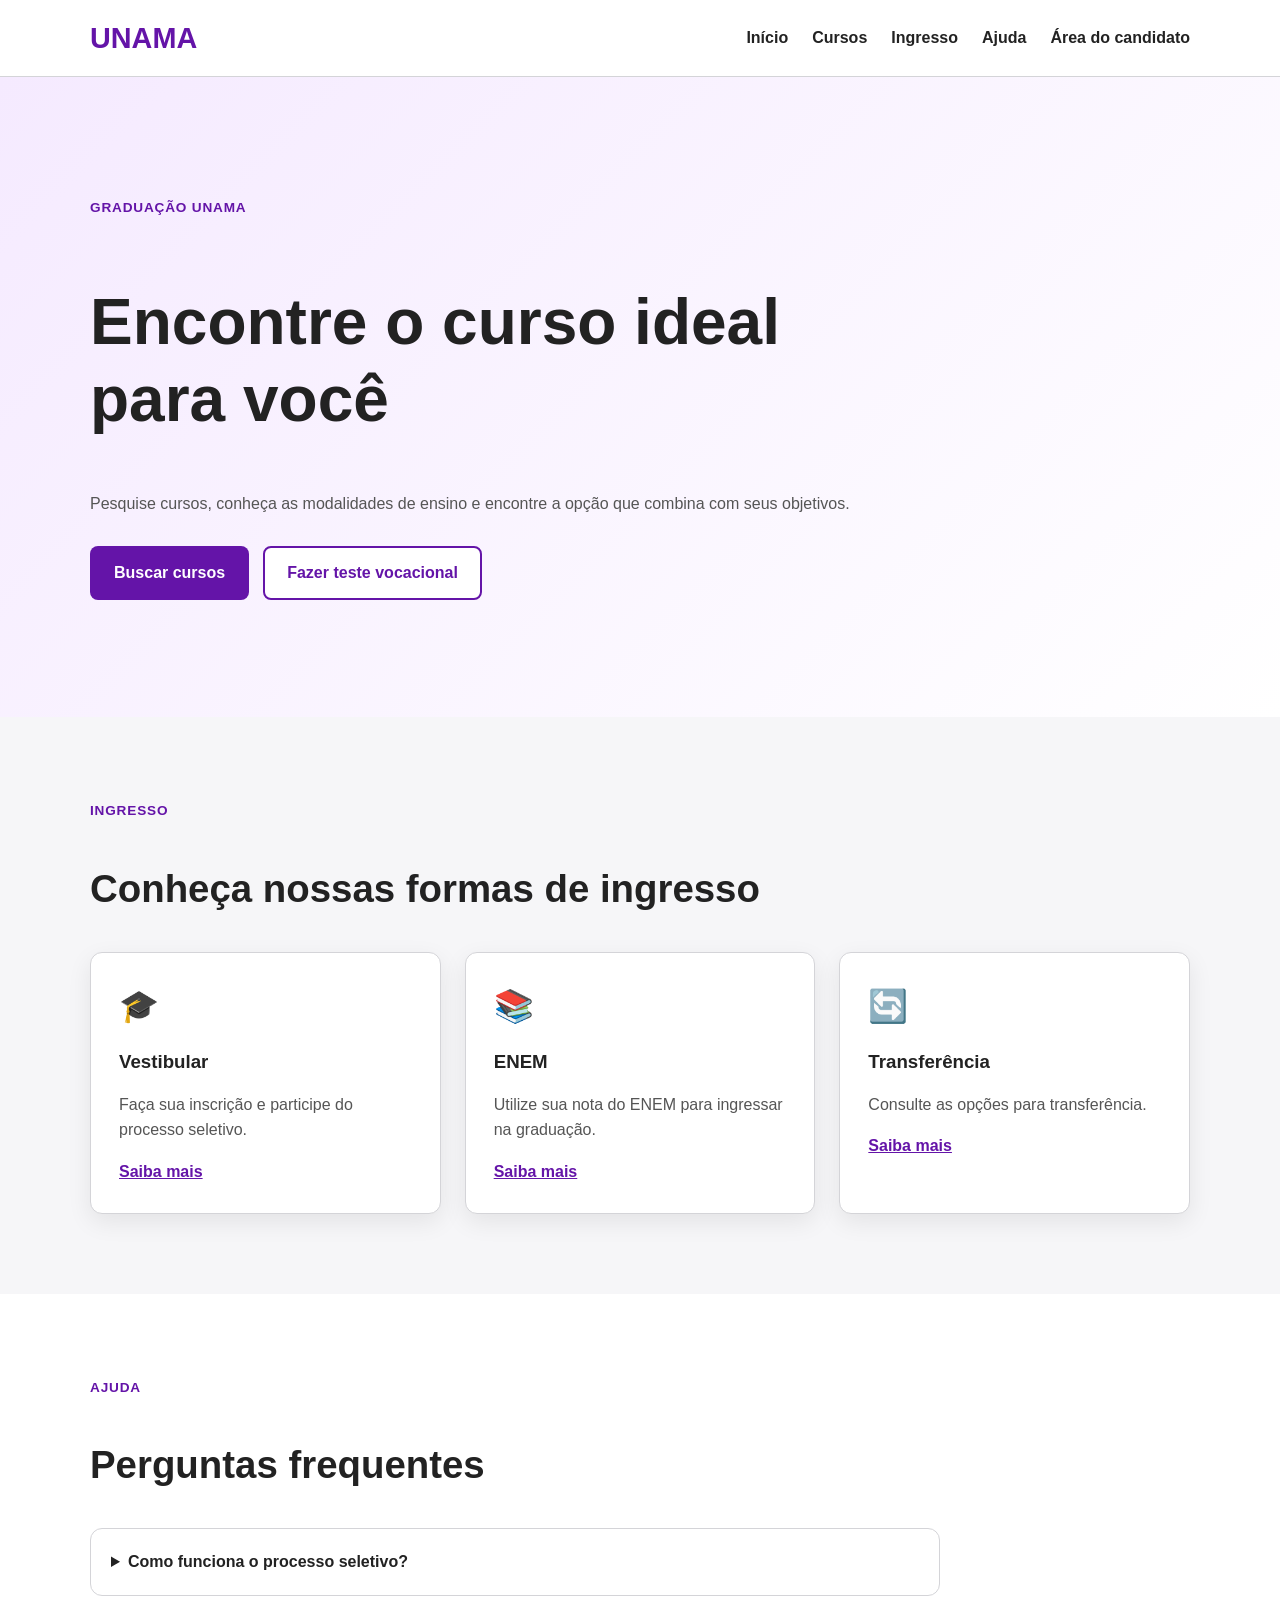
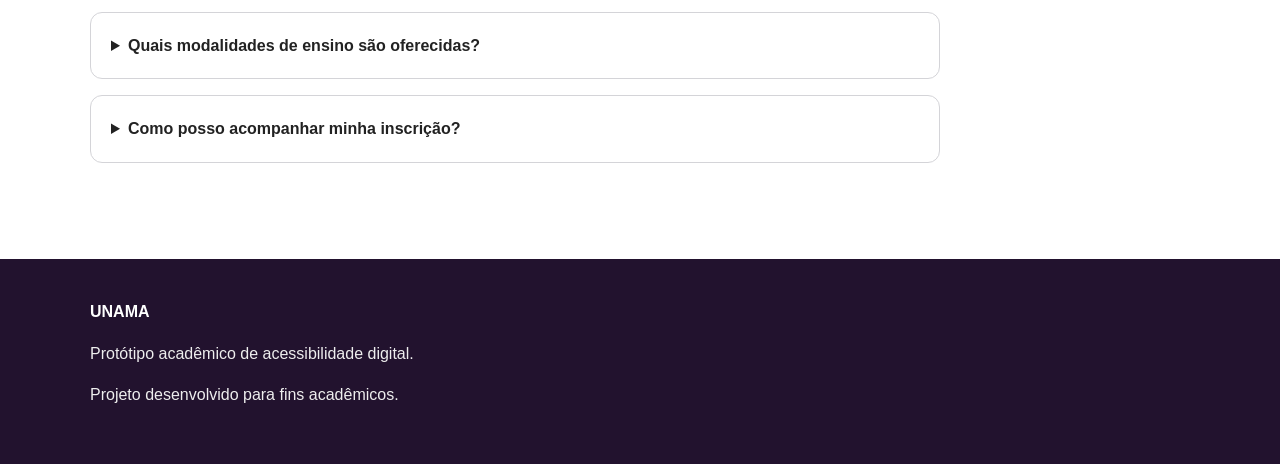
<file: index.html>
<!DOCTYPE html>
<html lang="pt-BR">
<head>
    <meta charset="UTF-8">
    <meta name="viewport" content="width=device-width, initial-scale=1.0">

    <meta
        name="description"
        content="Protótipo acadêmico acessível do portal de graduação da UNAMA."
    >

    <title>UNAMA — Encontre seu curso</title>

    <link rel="stylesheet" href="css/style.css">
</head>

<body>

<a class="skip-link" href="#conteudo">
    Pular para o conteúdo principal
</a>

<header class="header">
    <div class="container header-content">

        <a href="index.html" class="logo" aria-label="UNAMA - Página inicial">
            UNAMA
        </a>

        <button
            class="menu-button"
            id="menuButton"
            type="button"
            aria-expanded="false"
            aria-controls="mainMenu"
        >
            <span class="sr-only">Abrir menu</span>
            ☰
        </button>

        <nav
            class="main-nav"
            id="mainMenu"
            aria-label="Navegação principal"
        >
            <a href="index.html">Início</a>
            <a href="pages/cursos.html">Cursos</a>
            <a href="#ingresso">Ingresso</a>
            <a href="#ajuda">Ajuda</a>
            <a href="pages/login.html" class="nav-login">
                Área do candidato
            </a>
        </nav>

    </div>
</header>

<main id="conteudo">

    <section class="hero" aria-labelledby="titulo-principal">

        <div class="container hero-grid">

            <div class="hero-content">

                <span class="eyebrow">
                    Graduação UNAMA
                </span>

                <h1 id="titulo-principal">
                    Encontre o curso ideal para você
                </h1>

                <p>
                    Pesquise cursos, conheça as modalidades de ensino
                    e encontre a opção que combina com seus objetivos.
                </p>

                <div class="hero-actions">

                    <a
                        href="pages/cursos.html"
                        class="button button-primary"
                    >
                        Buscar cursos
                    </a>

                    <a
                        href="pages/teste-vocacional.html"
                        class="button button-secondary"
                    >
                        Fazer teste vocacional
                    </a>

                </div>

            </div>

        </div>

    </section>


    <section
        class="info-section"
        id="ingresso"
        aria-labelledby="titulo-ingresso"
    >

        <div class="container">

            <div class="section-heading">

                <span class="eyebrow">
                    Ingresso
                </span>

                <h2 id="titulo-ingresso">
                    Conheça nossas formas de ingresso
                </h2>

            </div>

            <div class="cards">

                <article class="info-card">
                    <div class="card-icon" aria-hidden="true">🎓</div>

                    <h3>Vestibular</h3>

                    <p>
                        Faça sua inscrição e participe do processo seletivo.
                    </p>

                    <a href="pages/cursos.html" class="text-button">
                        Saiba mais
                    </a>
                </article>


                <article class="info-card">
                    <div class="card-icon" aria-hidden="true">📚</div>

                    <h3>ENEM</h3>

                    <p>
                        Utilize sua nota do ENEM para ingressar na graduação.
                    </p>

                    <a href="pages/cursos.html" class="text-button">
                        Saiba mais
                    </a>
                </article>


                <article class="info-card">
                    <div class="card-icon" aria-hidden="true">🔄</div>

                    <h3>Transferência</h3>

                    <p>
                        Consulte as opções para transferência.
                    </p>

                    <a href="pages/cursos.html" class="text-button">
                        Saiba mais
                    </a>
                </article>

            </div>

        </div>

    </section>


    <section
        class="faq-section"
        id="ajuda"
        aria-labelledby="titulo-ajuda"
    >

        <div class="container">

            <div class="section-heading">

                <span class="eyebrow">
                    Ajuda
                </span>

                <h2 id="titulo-ajuda">
                    Perguntas frequentes
                </h2>

            </div>


            <div class="faq">

                <details class="faq-item">
                    <summary>
                        Como funciona o processo seletivo?
                    </summary>

                    <p>
                        O candidato pode escolher uma das formas de ingresso
                        disponíveis e seguir as etapas indicadas pela instituição.
                    </p>
                </details>


                <details class="faq-item">
                    <summary>
                        Quais modalidades de ensino são oferecidas?
                    </summary>

                    <p>
                        O portal apresenta opções de cursos conforme a modalidade
                        e a disponibilidade da instituição.
                    </p>
                </details>


                <details class="faq-item">
                    <summary>
                        Como posso acompanhar minha inscrição?
                    </summary>

                    <p>
                        O acompanhamento pode ser realizado pela Área do Candidato.
                    </p>
                </details>

            </div>

        </div>

    </section>

</main>


<footer class="footer">

    <div class="container footer-content">

        <div>
            <strong>UNAMA</strong>

            <p>
                Protótipo acadêmico de acessibilidade digital.
            </p>
        </div>

        <div>
            <p>
                Projeto desenvolvido para fins acadêmicos.
            </p>
        </div>

    </div>

</footer>


<script src="js/script.js"></script>

</body>
</html>
</file>
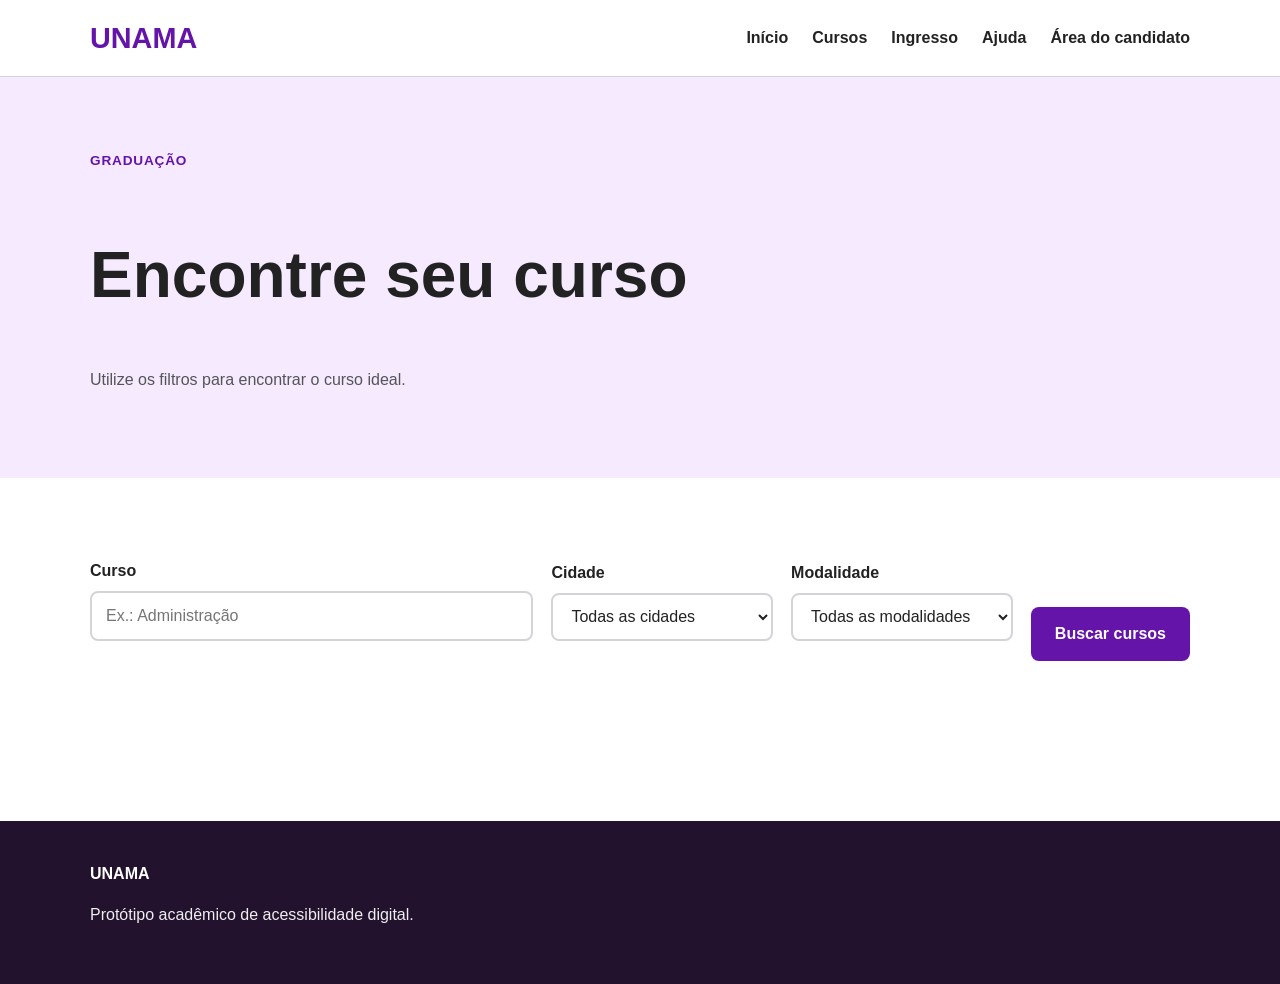
<file: pages/curso.html>
<!DOCTYPE html>
<html lang="pt-BR">

<head>
    <meta charset="UTF-8">
    <meta name="viewport" content="width=device-width, initial-scale=1.0">

    <meta
        name="description"
        content="Busca de cursos de graduação da UNAMA."
    >

    <title>UNAMA — Cursos</title>

    <link rel="stylesheet" href="../css/style.css">
</head>

<body>

<a class="skip-link" href="#conteudo">
    Pular para o conteúdo principal
</a>

<header class="header">

    <div class="container header-content">

        <a href="../index.html" class="logo">
            UNAMA
        </a>

        <button
            class="menu-button"
            id="menuButton"
            type="button"
            aria-expanded="false"
            aria-controls="mainMenu"
        >
            <span class="sr-only">Abrir menu</span>
            ☰
        </button>

        <nav
            class="main-nav"
            id="mainMenu"
            aria-label="Navegação principal"
        >
            <a href="../index.html">Início</a>
            <a href="cursos.html" aria-current="page">Cursos</a>
            <a href="../index.html#ingresso">Ingresso</a>
            <a href="../index.html#ajuda">Ajuda</a>
            <a href="login.html" class="nav-login">
                Área do candidato
            </a>
        </nav>

    </div>

</header>


<main id="conteudo">

    <section class="page-header">

        <div class="container">

            <span class="eyebrow">
                Graduação
            </span>

            <h1>
                Encontre seu curso
            </h1>

            <p>
                Utilize os filtros para encontrar o curso ideal.
            </p>

        </div>

    </section>


    <section class="search-section">

        <div class="container">

            <form id="searchForm" class="search-form">

                <div class="form-group">

                    <label for="curso">
                        Curso
                    </label>

                    <input
                        type="search"
                        id="curso"
                        placeholder="Ex.: Administração"
                        autocomplete="off"
                    >

                </div>


                <div class="form-group">

                    <label for="cidade">
                        Cidade
                    </label>

                    <select id="cidade">

                        <option value="">
                            Todas as cidades
                        </option>

                        <option value="Belém">
                            Belém
                        </option>

                        <option value="Manaus">
                            Manaus
                        </option>

                        <option value="Boa Vista">
                            Boa Vista
                        </option>

                    </select>

                </div>


                <div class="form-group">

                    <label for="modalidade">
                        Modalidade
                    </label>

                    <select id="modalidade">

                        <option value="">
                            Todas as modalidades
                        </option>

                        <option value="Presencial">
                            Presencial
                        </option>

                        <option value="EAD">
                            EAD
                        </option>

                    </select>

                </div>


                <button
                    type="submit"
                    class="button button-primary"
                >
                    Buscar cursos
                </button>

            </form>


            <div
                id="searchStatus"
                class="status-message"
                role="status"
                aria-live="polite"
            ></div>


            <div
                id="results"
                class="results"
                aria-live="polite"
            ></div>

        </div>

    </section>

</main>


<footer class="footer">

    <div class="container">
        <strong>UNAMA</strong>

        <p>
            Protótipo acadêmico de acessibilidade digital.
        </p>
    </div>

</footer>


<script src="../js/script.js"></script>

</body>
</html>
</file>
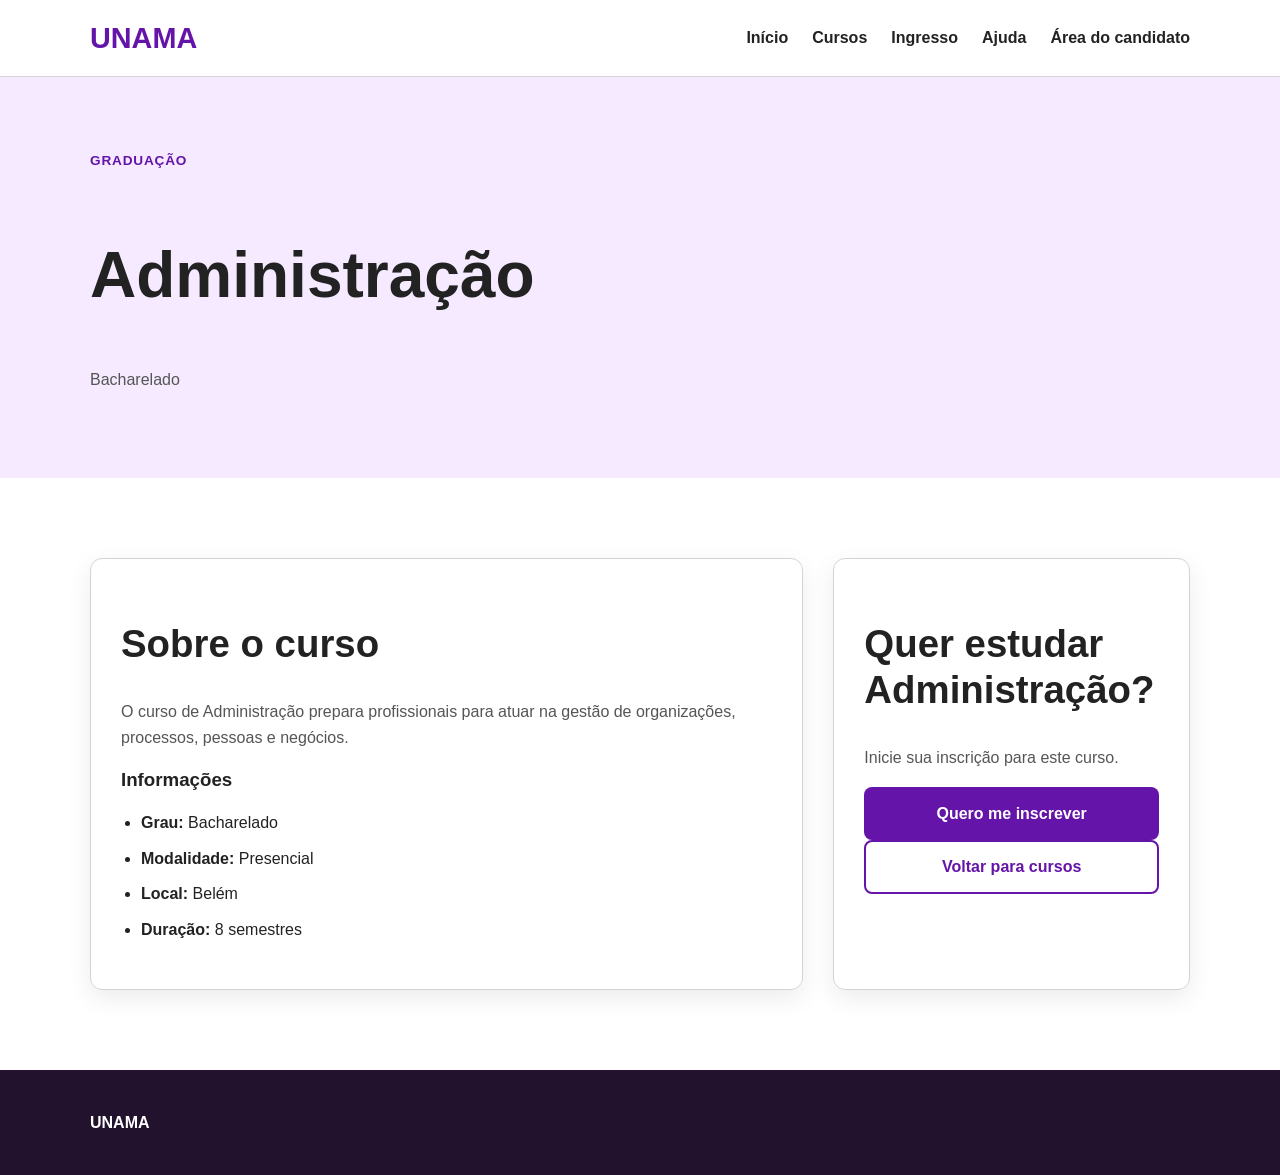
<file: pages/cursos.html>
<!DOCTYPE html>
<html lang="pt-BR">

<head>

    <meta charset="UTF-8">
    <meta name="viewport" content="width=device-width, initial-scale=1.0">

    <title>UNAMA — Administração</title>

    <link rel="stylesheet" href="../css/style.css">

</head>

<body>

<a class="skip-link" href="#conteudo">
    Pular para o conteúdo principal
</a>

<header class="header">

    <div class="container header-content">

        <a href="../index.html" class="logo">
            UNAMA
        </a>

        <nav
            class="main-nav"
            aria-label="Navegação principal"
        >
            <a href="../index.html">Início</a>
            <a href="cursos.html">Cursos</a>
            <a href="../index.html#ingresso">Ingresso</a>
            <a href="../index.html#ajuda">Ajuda</a>
            <a href="login.html" class="nav-login">
                Área do candidato
            </a>
        </nav>

    </div>

</header>


<main id="conteudo">

    <section class="page-header">

        <div class="container">

            <span class="eyebrow">
                Graduação
            </span>

            <h1>
                Administração
            </h1>

            <p>
                Bacharelado
            </p>

        </div>

    </section>


    <section class="content-section">

        <div class="container course-layout">

            <article class="course-card">

                <h2>
                    Sobre o curso
                </h2>

                <p>
                    O curso de Administração prepara profissionais para atuar
                    na gestão de organizações, processos, pessoas e negócios.
                </p>

                <h3>
                    Informações
                </h3>

                <ul class="course-info">

                    <li>
                        <strong>Grau:</strong> Bacharelado
                    </li>

                    <li>
                        <strong>Modalidade:</strong> Presencial
                    </li>

                    <li>
                        <strong>Local:</strong> Belém
                    </li>

                    <li>
                        <strong>Duração:</strong> 8 semestres
                    </li>

                </ul>

            </article>


            <aside class="action-card">

                <h2>
                    Quer estudar Administração?
                </h2>

                <p>
                    Inicie sua inscrição para este curso.
                </p>

                <a
                    href="inscricao.html"
                    class="button button-primary full-width"
                >
                    Quero me inscrever
                </a>

                <a
                    href="cursos.html"
                    class="button button-secondary full-width"
                >
                    Voltar para cursos
                </a>

            </aside>

        </div>

    </section>

</main>


<footer class="footer">

    <div class="container">
        <strong>UNAMA</strong>
    </div>

</footer>

</body>
</html>
</file>
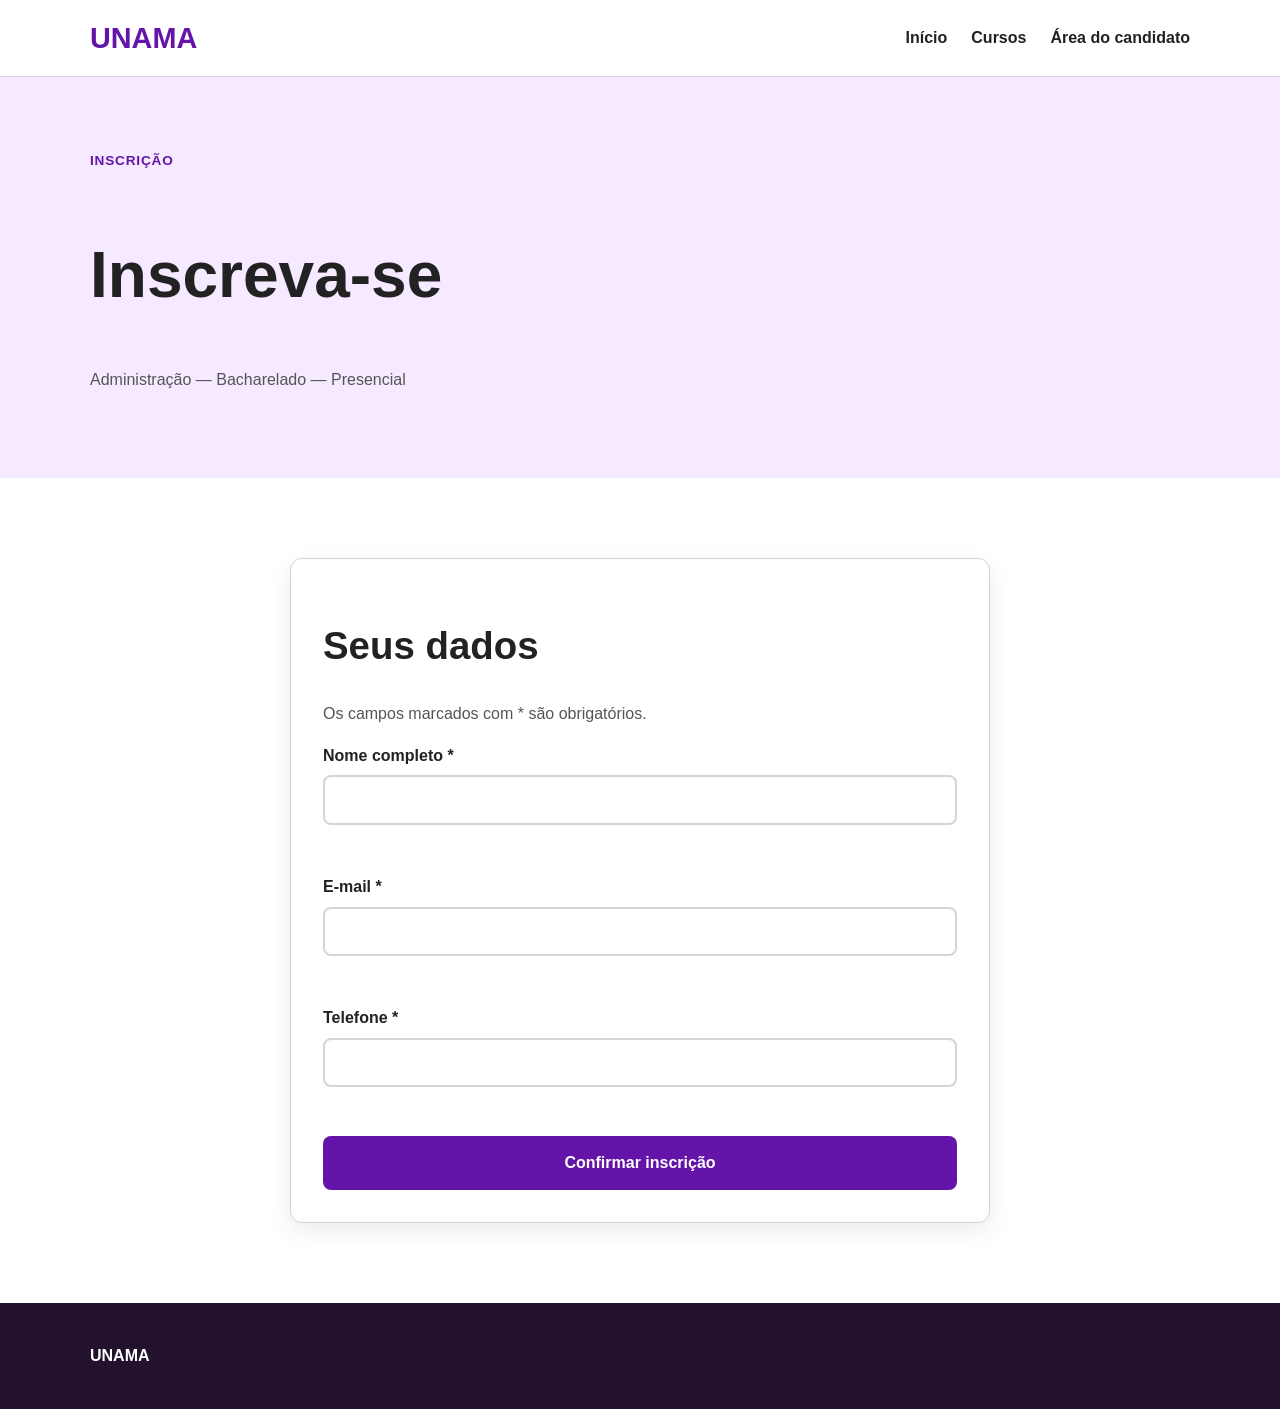
<file: pages/inscricao.html>
<!DOCTYPE html>
<html lang="pt-BR">

<head>

    <meta charset="UTF-8">
    <meta name="viewport" content="width=device-width, initial-scale=1.0">

    <title>UNAMA — Inscrição</title>

    <link rel="stylesheet" href="../css/style.css">

</head>

<body>

<a class="skip-link" href="#conteudo">
    Pular para o conteúdo principal
</a>

<header class="header">

    <div class="container header-content">

        <a href="../index.html" class="logo">
            UNAMA
        </a>

        <nav
            class="main-nav"
            aria-label="Navegação principal"
        >
            <a href="../index.html">Início</a>
            <a href="cursos.html">Cursos</a>
            <a href="login.html">Área do candidato</a>
        </nav>

    </div>

</header>


<main id="conteudo">

    <section class="page-header">

        <div class="container">

            <span class="eyebrow">
                Inscrição
            </span>

            <h1>
                Inscreva-se
            </h1>

            <p>
                Administração — Bacharelado — Presencial
            </p>

        </div>

    </section>


    <section class="content-section">

        <div class="container narrow">

            <form
                id="enrollmentForm"
                class="form-card"
                novalidate
            >

                <h2>
                    Seus dados
                </h2>

                <p>
                    Os campos marcados com * são obrigatórios.
                </p>


                <div class="form-group">

                    <label for="nome">
                        Nome completo *
                    </label>

                    <input
                        type="text"
                        id="nome"
                        autocomplete="name"
                        required
                        aria-describedby="nomeError"
                    >

                    <span
                        id="nomeError"
                        class="field-error"
                        role="alert"
                    ></span>

                </div>


                <div class="form-group">

                    <label for="email">
                        E-mail *
                    </label>

                    <input
                        type="email"
                        id="email"
                        autocomplete="email"
                        required
                        aria-describedby="emailError"
                    >

                    <span
                        id="emailError"
                        class="field-error"
                        role="alert"
                    ></span>

                </div>


                <div class="form-group">

                    <label for="telefone">
                        Telefone *
                    </label>

                    <input
                        type="tel"
                        id="telefone"
                        autocomplete="tel"
                        required
                        aria-describedby="telefoneError"
                    >

                    <span
                        id="telefoneError"
                        class="field-error"
                        role="alert"
                    ></span>

                </div>


                <button
                    type="submit"
                    class="button button-primary full-width"
                >
                    Confirmar inscrição
                </button>

            </form>

        </div>

    </section>

</main>


<footer class="footer">

    <div class="container">
        <strong>UNAMA</strong>
    </div>

</footer>


<script src="../js/script.js"></script>

</body>
</html>
</file>
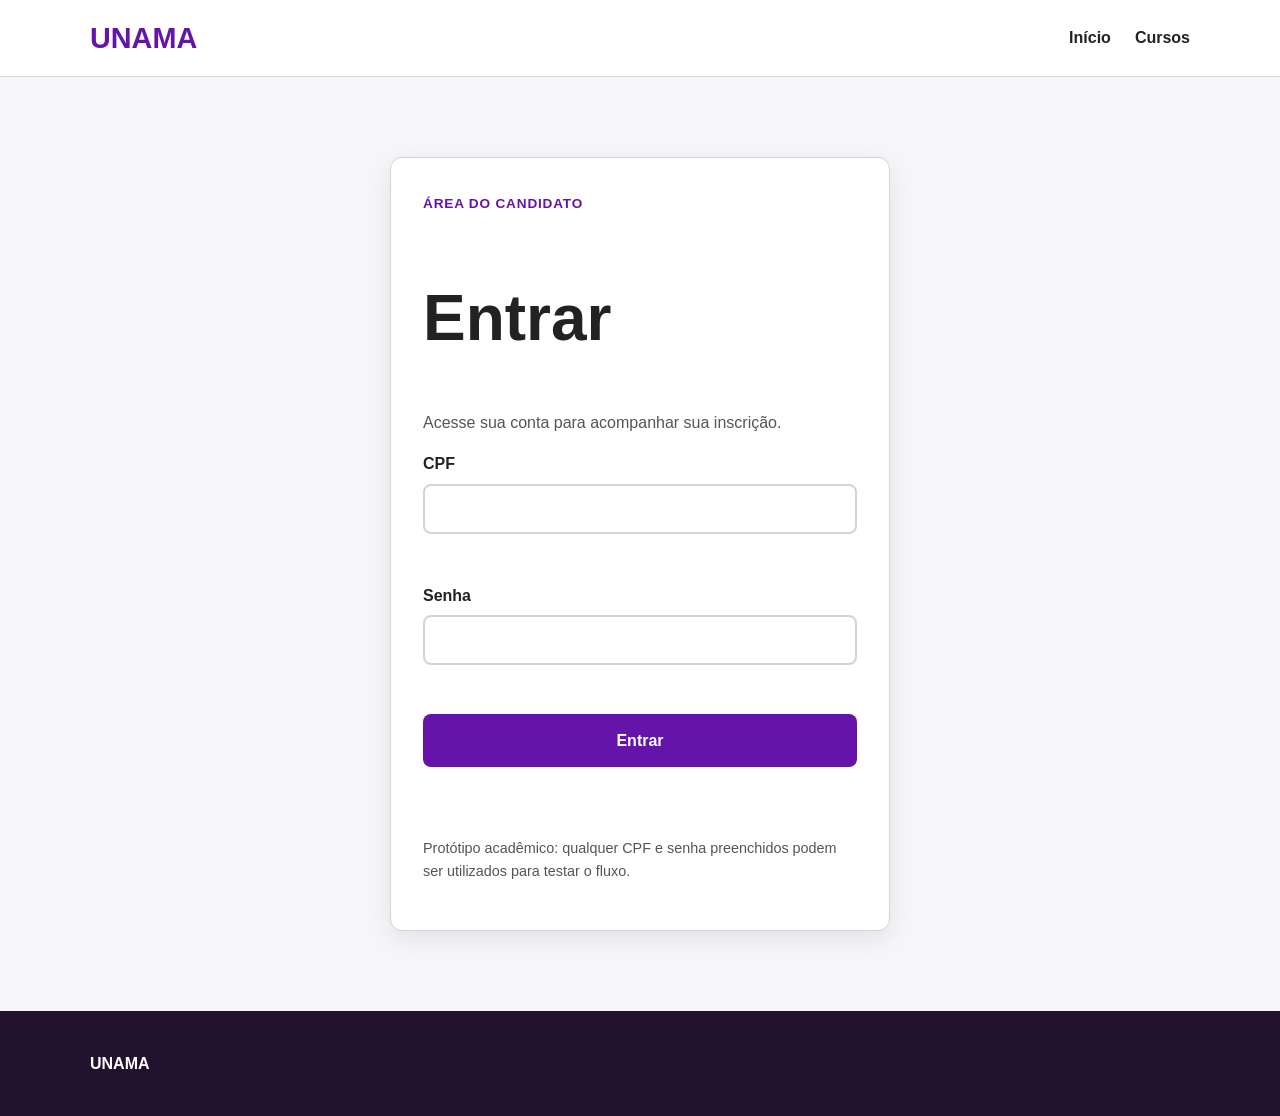
<file: pages/login.html>
<!DOCTYPE html>
<html lang="pt-BR">

<head>

    <meta charset="UTF-8">
    <meta name="viewport" content="width=device-width, initial-scale=1.0">

    <title>UNAMA — Área do Candidato</title>

    <link rel="stylesheet" href="../css/style.css">

</head>

<body>

<a class="skip-link" href="#conteudo">
    Pular para o conteúdo principal
</a>

<header class="header">

    <div class="container header-content">

        <a href="../index.html" class="logo">
            UNAMA
        </a>

        <nav
            class="main-nav"
            aria-label="Navegação principal"
        >
            <a href="../index.html">Início</a>
            <a href="cursos.html">Cursos</a>
        </nav>

    </div>

</header>


<main id="conteudo">

    <section class="auth-section">

        <div class="auth-card">

            <span class="eyebrow">
                Área do candidato
            </span>

            <h1>
                Entrar
            </h1>

            <p>
                Acesse sua conta para acompanhar sua inscrição.
            </p>


            <form id="loginForm" novalidate>

                <div class="form-group">

                    <label for="cpf">
                        CPF
                    </label>

                    <input
                        type="text"
                        id="cpf"
                        inputmode="numeric"
                        autocomplete="username"
                        aria-describedby="cpfError"
                        required
                    >

                    <span
                        id="cpfError"
                        class="field-error"
                        role="alert"
                    ></span>

                </div>


                <div class="form-group">

                    <label for="senha">
                        Senha
                    </label>

                    <input
                        type="password"
                        id="senha"
                        autocomplete="current-password"
                        aria-describedby="senhaError"
                        required
                    >

                    <span
                        id="senhaError"
                        class="field-error"
                        role="alert"
                    ></span>

                </div>


                <button
                    type="submit"
                    class="button button-primary full-width"
                >
                    Entrar
                </button>

            </form>


            <div
                id="loginMessage"
                class="status-message"
                role="status"
                aria-live="polite"
            ></div>


            <p class="form-help">
                Protótipo acadêmico: qualquer CPF e senha preenchidos
                podem ser utilizados para testar o fluxo.
            </p>

        </div>

    </section>

</main>


<footer class="footer">

    <div class="container">
        <strong>UNAMA</strong>
    </div>

</footer>


<script src="../js/script.js"></script>

</body>
</html>
</file>
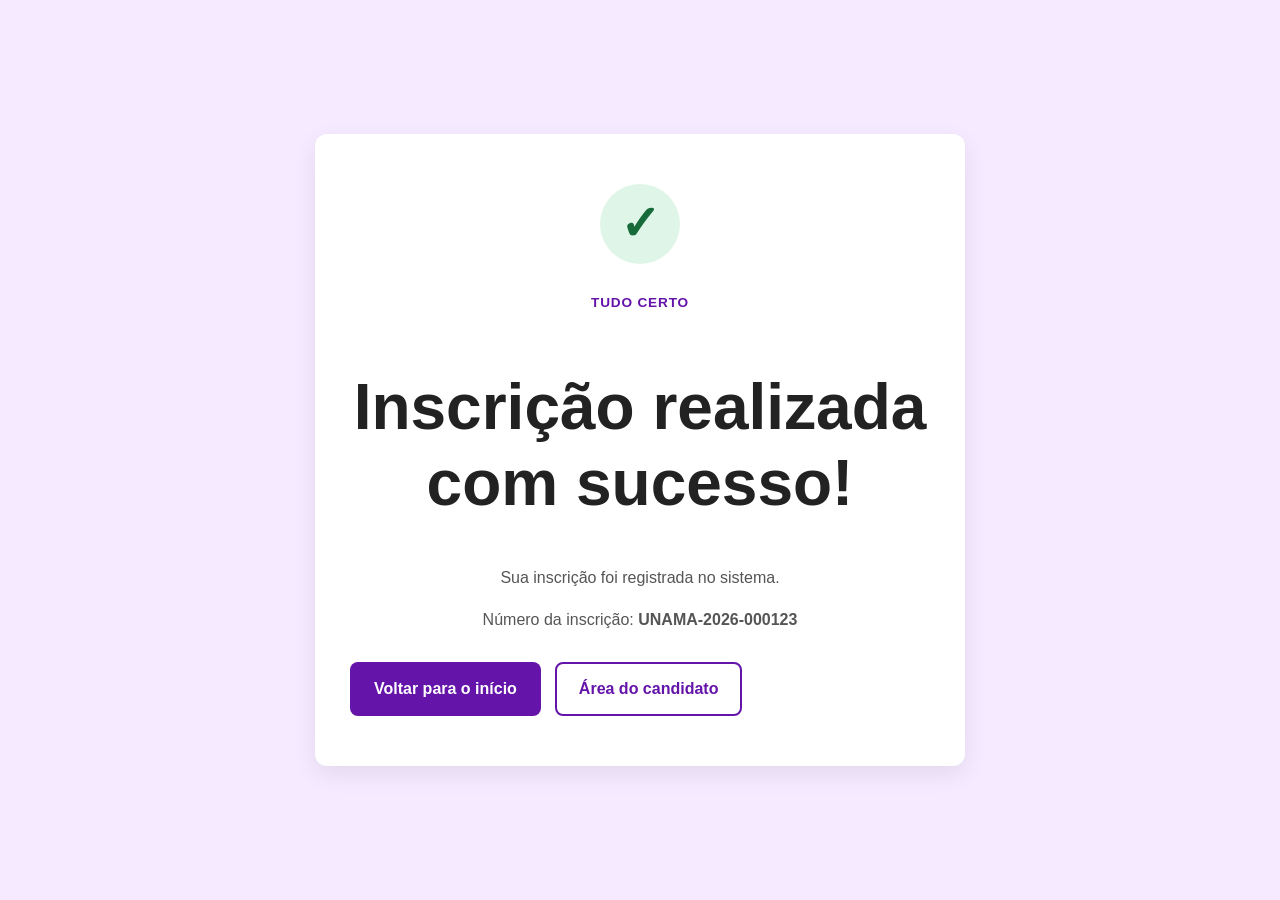
<file: pages/sucesso.html>
<!DOCTYPE html>
<html lang="pt-BR">

<head>

    <meta charset="UTF-8">
    <meta name="viewport" content="width=device-width, initial-scale=1.0">

    <title>UNAMA — Inscrição realizada</title>

    <link rel="stylesheet" href="../css/style.css">

</head>

<body>

<main class="success-page">

    <div class="success-card">

        <div
            class="success-icon"
            aria-hidden="true"
        >
            ✓
        </div>

        <span class="eyebrow">
            Tudo certo
        </span>

        <h1>
            Inscrição realizada com sucesso!
        </h1>

        <p>
            Sua inscrição foi registrada no sistema.
        </p>

        <p>
            Número da inscrição:
            <strong id="enrollmentNumber">
                UNAMA-2026-000123
            </strong>
        </p>

        <div class="hero-actions">

            <a
                href="../index.html"
                class="button button-primary"
            >
                Voltar para o início
            </a>

            <a
                href="login.html"
                class="button button-secondary"
            >
                Área do candidato
            </a>

        </div>

    </div>

</main>

</body>
</html>
</file>
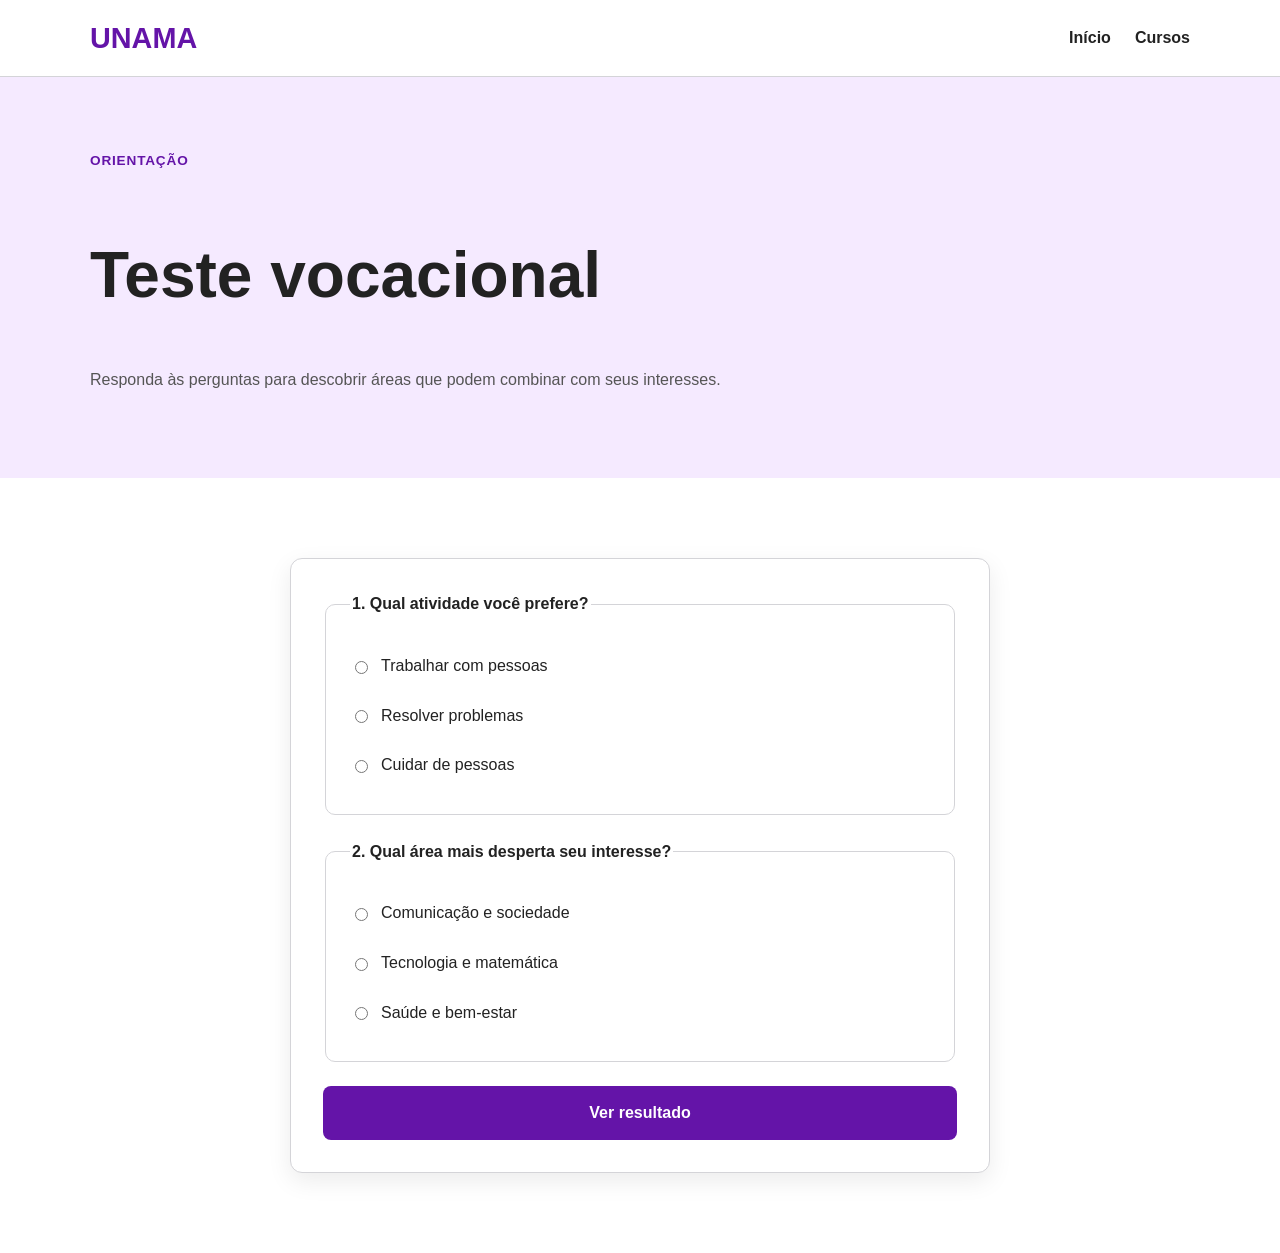
<file: pages/teste-vocacional.html>
<!DOCTYPE html>
<html lang="pt-BR">

<head>

    <meta charset="UTF-8">
    <meta name="viewport" content="width=device-width, initial-scale=1.0">

    <title>UNAMA — Teste Vocacional</title>

    <link rel="stylesheet" href="../css/style.css">

</head>

<body>

<a class="skip-link" href="#conteudo">
    Pular para o conteúdo principal
</a>

<header class="header">

    <div class="container header-content">

        <a href="../index.html" class="logo">
            UNAMA
        </a>

        <nav
            class="main-nav"
            aria-label="Navegação principal"
        >
            <a href="../index.html">Início</a>
            <a href="cursos.html">Cursos</a>
        </nav>

    </div>

</header>


<main id="conteudo">

    <section class="page-header">

        <div class="container">

            <span class="eyebrow">
                Orientação
            </span>

            <h1>
                Teste vocacional
            </h1>

            <p>
                Responda às perguntas para descobrir áreas que
                podem combinar com seus interesses.
            </p>

        </div>

    </section>


    <section class="content-section">

        <div class="container narrow">

            <form id="vocationalForm" class="form-card">

                <fieldset>

                    <legend>
                        1. Qual atividade você prefere?
                    </legend>

                    <label class="radio-option">
                        <input
                            type="radio"
                            name="question1"
                            value="humanas"
                        >
                        Trabalhar com pessoas
                    </label>

                    <label class="radio-option">
                        <input
                            type="radio"
                            name="question1"
                            value="exatas"
                        >
                        Resolver problemas
                    </label>

                    <label class="radio-option">
                        <input
                            type="radio"
                            name="question1"
                            value="saude"
                        >
                        Cuidar de pessoas
                    </label>

                </fieldset>


                <fieldset>

                    <legend>
                        2. Qual área mais desperta seu interesse?
                    </legend>

                    <label class="radio-option">
                        <input
                            type="radio"
                            name="question2"
                            value="humanas"
                        >
                        Comunicação e sociedade
                    </label>

                    <label class="radio-option">
                        <input
                            type="radio"
                            name="question2"
                            value="exatas"
                        >
                        Tecnologia e matemática
                    </label>

                    <label class="radio-option">
                        <input
                            type="radio"
                            name="question2"
                            value="saude"
                        >
                        Saúde e bem-estar
                    </label>

                </fieldset>


                <button
                    type="submit"
                    class="button button-primary full-width"
                >
                    Ver resultado
                </button>

            </form>


            <div
                id="vocationalResult"
                class="success-card"
                hidden
                tabindex="-1"
            >

                <h2>
                    Resultado
                </h2>

                <p id="resultText"></p>

                <a
                    href="cursos.html"
                    class="button button-primary"
                >
                    Ver cursos
                </a>

            </div>

        </div>

    </section>

</main>


<script src="../js/script.js"></script>

</body>
</html>
</file>
<file: css/style.css>
:root {
    --primary: #6414a8;
    --primary-dark: #481078;
    --secondary: #f4a900;

    --text: #222222;
    --muted: #555555;

    --background: #ffffff;
    --surface: #f6f6f8;

    --border: #d4d4d8;

    --success: #176b3a;
    --error: #b42318;

    --radius: 12px;

    --shadow:
        0 8px 24px rgba(0, 0, 0, 0.08);
}


/* RESET */

* {
    box-sizing: border-box;
}


html {
    scroll-behavior: smooth;
}


body {
    margin: 0;

    font-family:
        Arial,
        Helvetica,
        sans-serif;

    color: var(--text);
    background: var(--background);

    line-height: 1.6;
}


img {
    max-width: 100%;
    height: auto;
}


a {
    color: inherit;
}


button,
input,
select {
    font: inherit;
}


/* ACESSIBILIDADE */

.sr-only {
    position: absolute;

    width: 1px;
    height: 1px;

    padding: 0;
    margin: -1px;

    overflow: hidden;

    clip: rect(0, 0, 0, 0);

    white-space: nowrap;

    border: 0;
}


.skip-link {
    position: absolute;

    top: -100px;
    left: 16px;

    background: #ffffff;
    color: #000000;

    padding: 12px 18px;

    z-index: 9999;

    border: 3px solid var(--primary);
}


.skip-link:focus {
    top: 16px;
}


/* LAYOUT */

.container {
    width: min(1100px, 92%);
    margin-inline: auto;
}


.narrow {
    width: min(700px, 92%);
}


section {
    padding: 80px 0;
}


h1,
h2,
h3 {
    line-height: 1.2;
}


h1 {
    font-size: clamp(2.2rem, 5vw, 4rem);
}


h2 {
    font-size: clamp(1.8rem, 3vw, 2.6rem);
}


p {
    color: var(--muted);
}


/* HEADER */

.header {
    position: sticky;
    top: 0;

    z-index: 1000;

    background: #ffffff;

    border-bottom: 1px solid var(--border);
}


.header-content {
    min-height: 76px;

    display: flex;

    align-items: center;

    justify-content: space-between;

    gap: 30px;
}


.logo {
    color: var(--primary);

    font-size: 1.8rem;

    font-weight: 900;

    text-decoration: none;
}


.main-nav {
    display: flex;

    align-items: center;

    gap: 24px;
}


.main-nav a {
    text-decoration: none;

    font-weight: 700;
}


.main-nav a:hover {
    color: var(--primary);
}


.menu-button {
    display: none;

    background: transparent;

    border: 2px solid var(--border);

    border-radius: 8px;

    padding: 8px 12px;

    cursor: pointer;
}


/* HERO */

.hero {
    background:
        linear-gradient(
            135deg,
            #f5eaff,
            #ffffff
        );
}


.hero-grid {
    display: grid;

    grid-template-columns: 1fr;

    align-items: center;

    min-height: 480px;
}


.hero-content {
    max-width: 760px;
}


.eyebrow {
    display: inline-block;

    margin-bottom: 12px;

    color: var(--primary);

    font-weight: 800;

    text-transform: uppercase;

    letter-spacing: 0.06em;

    font-size: 0.85rem;
}


.hero-actions {
    display: flex;

    flex-wrap: wrap;

    gap: 14px;

    margin-top: 30px;
}


/* BOTÕES */

.button {
    display: inline-flex;

    align-items: center;

    justify-content: center;

    min-height: 48px;

    padding: 12px 22px;

    border-radius: 8px;

    border: 2px solid transparent;

    text-decoration: none;

    font-weight: 800;

    cursor: pointer;

    transition: 0.2s;
}


.button-primary {
    background: var(--primary);

    color: #ffffff;
}


.button-primary:hover {
    background: var(--primary-dark);
}


.button-secondary {
    background: #ffffff;

    color: var(--primary);

    border-color: var(--primary);
}


.button-secondary:hover {
    background: #f5eaff;
}


.full-width {
    width: 100%;
}


.text-button {
    color: var(--primary);

    font-weight: 800;

    text-decoration: underline;
}


/* SEÇÕES */

.section-heading {
    max-width: 720px;

    margin-bottom: 40px;
}


.info-section {
    background: var(--surface);
}


.cards {
    display: grid;

    grid-template-columns:
        repeat(3, 1fr);

    gap: 24px;
}


.info-card {
    background: #ffffff;

    padding: 28px;

    border: 1px solid var(--border);

    border-radius: var(--radius);

    box-shadow: var(--shadow);
}


.card-icon {
    font-size: 2rem;
}


/* FAQ */

.faq {
    max-width: 850px;
}


.faq-item {
    background: #ffffff;

    border: 1px solid var(--border);

    border-radius: var(--radius);

    margin-bottom: 16px;

    padding: 0 20px;
}


.faq-item summary {
    cursor: pointer;

    padding: 20px 0;

    font-weight: 800;
}


.faq-item p {
    padding-bottom: 20px;
}


/* FORMULÁRIOS */

.search-form {
    display: grid;

    grid-template-columns:
        2fr 1fr 1fr auto;

    gap: 18px;

    align-items: end;

    margin-bottom: 30px;
}


.form-group {
    display: flex;

    flex-direction: column;

    gap: 7px;

    margin-bottom: 20px;
}


label,
legend {
    font-weight: 800;
}


input,
select {
    width: 100%;

    min-height: 48px;

    padding: 10px 14px;

    border: 2px solid var(--border);

    border-radius: 8px;

    background: #ffffff;

    color: var(--text);
}


input:focus,
select:focus,
button:focus,
a:focus,
summary:focus {
    outline: 4px solid #ffcf33;

    outline-offset: 3px;
}


.field-error {
    min-height: 22px;

    color: var(--error);

    font-weight: 700;
}


.status-message {
    min-height: 30px;

    margin: 20px 0;

    font-weight: 700;
}


.form-help {
    font-size: 0.9rem;
}


.form-card,
.auth-card {
    background: #ffffff;

    padding: 32px;

    border: 1px solid var(--border);

    border-radius: var(--radius);

    box-shadow: var(--shadow);
}


fieldset {
    border: 1px solid var(--border);

    border-radius: 10px;

    padding: 24px;

    margin-bottom: 24px;
}


.radio-option {
    display: flex;

    gap: 10px;

    align-items: center;

    padding: 12px 0;

    font-weight: normal;
}


.radio-option input {
    width: auto;

    min-height: auto;
}


/* RESULTADOS */

.results {
    display: grid;

    gap: 20px;
}


.result-card {
    background: #ffffff;

    border: 1px solid var(--border);

    border-radius: var(--radius);

    padding: 24px;

    box-shadow: var(--shadow);
}


.result-card h2 {
    font-size: 1.5rem;
}


.result-meta {
    display: flex;

    flex-wrap: wrap;

    gap: 10px;

    margin-bottom: 20px;
}


.badge {
    display: inline-block;

    background: #f0e5fa;

    color: var(--primary-dark);

    padding: 5px 10px;

    border-radius: 999px;

    font-size: 0.85rem;

    font-weight: 700;
}


/* PÁGINAS */

.page-header {
    background: #f5eaff;

    padding: 70px 0;
}


.content-section {
    background: #ffffff;
}


.course-layout {
    display: grid;

    grid-template-columns: 2fr 1fr;

    gap: 30px;
}


.course-card,
.action-card {
    padding: 30px;

    border: 1px solid var(--border);

    border-radius: var(--radius);

    box-shadow: var(--shadow);
}


.course-info {
    padding-left: 20px;
}


.course-info li {
    margin-bottom: 10px;
}


/* LOGIN */

.auth-section {
    min-height: 75vh;

    display: grid;

    place-items: center;

    background: var(--surface);
}


.auth-card {
    width: min(500px, 92%);
}


/* SUCESSO */

.success-page {
    min-height: 100vh;

    display: grid;

    place-items: center;

    padding: 30px;

    background: #f5eaff;
}


.success-card {
    width: min(650px, 92%);

    padding: 50px 35px;

    text-align: center;

    background: #ffffff;

    border-radius: var(--radius);

    box-shadow: var(--shadow);
}


.success-icon {
    width: 80px;
    height: 80px;

    display: grid;

    place-items: center;

    margin: 0 auto 25px;

    border-radius: 50%;

    background: #dff5e8;

    color: var(--success);

    font-size: 3rem;

    font-weight: 900;
}


/* FOOTER */

.footer {
    background: #22122e;

    color: #ffffff;

    padding: 40px 0;
}


.footer p {
    color: #eeeeee;
}


/* RESPONSIVIDADE */

@media (max-width: 850px) {

    .menu-button {
        display: block;
    }


    .main-nav {
        display: none;

        position: absolute;

        top: 76px;
        left: 0;
        right: 0;

        padding: 20px;

        background: #ffffff;

        border-bottom: 1px solid var(--border);

        flex-direction: column;

        align-items: stretch;
    }


    .main-nav.is-open {
        display: flex;
    }


    .search-form {
        grid-template-columns: 1fr;
    }


    .cards {
        grid-template-columns: 1fr;
    }


    .course-layout {
        grid-template-columns: 1fr;
    }
}


@media (max-width: 600px) {

    section {
        padding: 55px 0;
    }


    .header-content {
        min-height: 68px;
    }


    .hero-actions {
        flex-direction: column;
    }


    .hero-actions .button {
        width: 100%;
    }


    .form-card,
    .auth-card,
    .course-card,
    .action-card {
        padding: 22px;
    }
}


/* REDUÇÃO DE MOVIMENTO */

@media (prefers-reduced-motion: reduce) {

    html {
        scroll-behavior: auto;
    }

    * {
        transition: none !important;
    }
}
</file>
